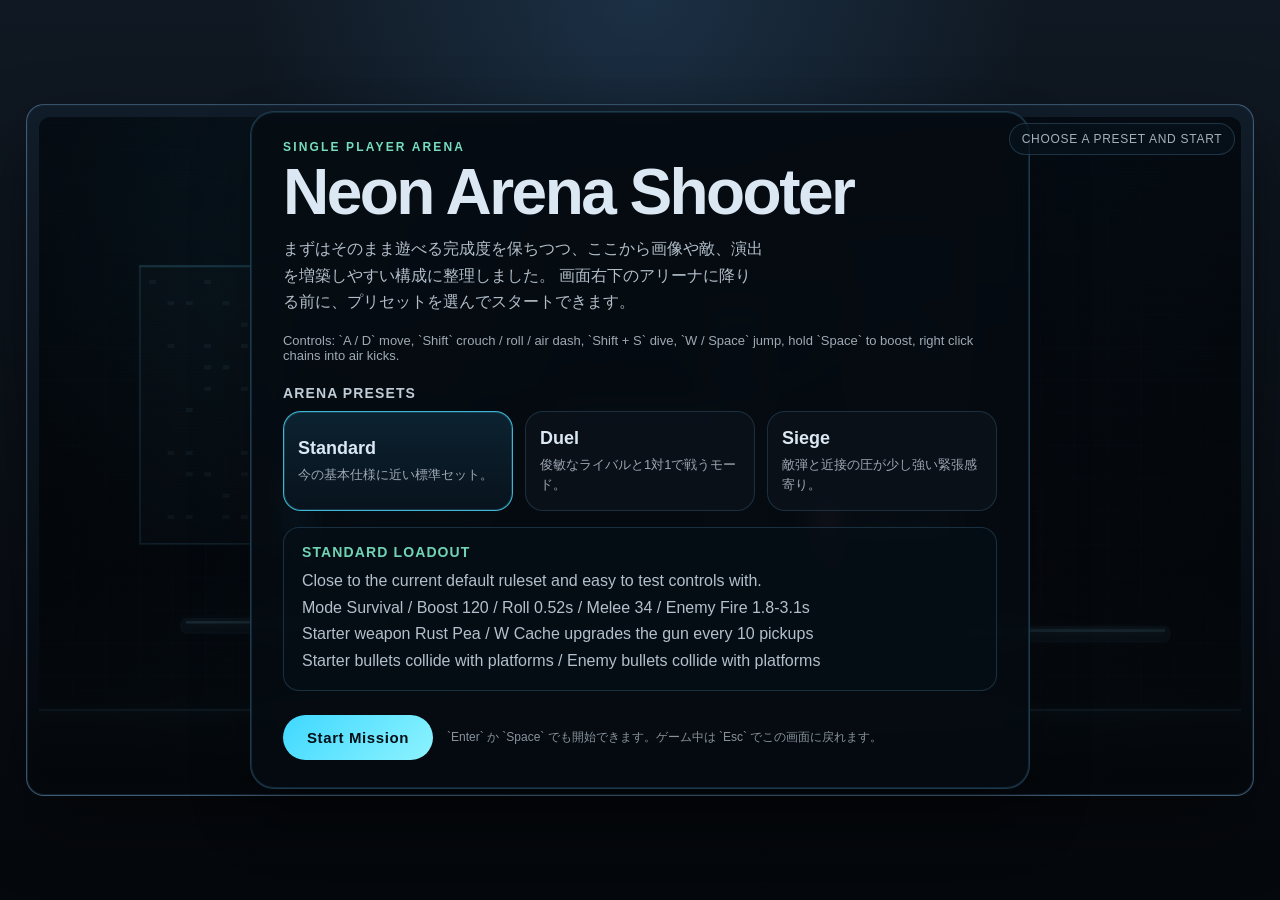
<file: index.html>
﻿<!DOCTYPE html>
<html lang="ja">
<head>
  <meta charset="UTF-8" />
  <meta name="viewport" content="width=device-width, initial-scale=1.0" />
  <title>Neon Arena Shooter</title>
  <meta name="description" content="ブラウザでそのまま遊べる、高機動2Dシューティング。マウス照準、武器進化、3つのモードで気軽に遊べます。" />
  <meta property="og:type" content="website" />
  <meta property="og:title" content="Neon Arena Shooter" />
  <meta property="og:description" content="ブラウザでそのまま遊べる、高機動2Dシューティング。マウス照準、武器進化、3つのモードで気軽に遊べます。" />
  <meta property="og:url" content="https://zacky-gpt.github.io/Neon-Arena-Shooter/" />
  <meta property="og:image" content="https://zacky-gpt.github.io/Neon-Arena-Shooter/docs/images/neon_arena_shooter.png" />
  <meta property="og:image:type" content="image/png" />
  <meta property="og:image:width" content="1733" />
  <meta property="og:image:height" content="907" />
  <meta property="og:image:alt" content="Neon Arena Shooter のキービジュアル" />
  <meta name="note:card" content="summary_large_image" />
  <meta name="twitter:card" content="summary_large_image" />
  <meta name="twitter:title" content="Neon Arena Shooter" />
  <meta name="twitter:description" content="ブラウザでそのまま遊べる、高機動2Dシューティング。マウス照準、武器進化、3つのモードで気軽に遊べます。" />
  <meta name="twitter:image" content="https://zacky-gpt.github.io/Neon-Arena-Shooter/docs/images/neon_arena_shooter.png" />
  <link rel="canonical" href="https://zacky-gpt.github.io/Neon-Arena-Shooter/" />
  <link rel="stylesheet" href="./styles/main.css" />
</head>
<body>
  <div class="game-shell">
    <canvas id="gameCanvas" width="1280" height="720" aria-label="2D shooter game"></canvas>
    <div id="hint" class="hint">Choose a preset and start</div>

    <div id="menuOverlay" class="menu-overlay">
      <div class="menu-panel">
        <p class="menu-eyebrow">Single Player Arena</p>
        <h1 class="menu-title">Neon Arena Shooter</h1>
        <p class="menu-copy">
          まずはそのまま遊べる完成度を保ちつつ、ここから画像や敵、演出を増築しやすい構成に整理しました。
          画面右下のアリーナに降りる前に、プリセットを選んでスタートできます。
        </p>
        <p class="menu-controls">Controls: `A / D` move, `Shift` crouch / roll / air dash, `Shift + S` dive, `W / Space` jump, hold `Space` to boost, right click chains into air kicks.</p>
        <p class="menu-subtitle">Arena Presets</p>
        <div class="preset-grid">
          <button class="preset-button" data-preset="standard" type="button">
            <span class="preset-name">Standard</span>
            <span class="preset-desc">今の基本仕様に近い標準セット。</span>
          </button>
          <button class="preset-button" data-preset="duel" type="button">
            <span class="preset-name">Duel</span>
            <span class="preset-desc">俊敏なライバルと1対1で戦うモード。</span>
          </button>
          <button class="preset-button" data-preset="siege" type="button">
            <span class="preset-name">Siege</span>
            <span class="preset-desc">敵弾と近接の圧が少し強い緊張感寄り。</span>
          </button>
        </div>
        <div id="presetSummary" class="preset-summary"></div>
        <div class="menu-actions">
          <button id="startButton" class="menu-start" type="button">Start Mission</button>
          <div class="menu-footnote">
            `Enter` か `Space` でも開始できます。ゲーム中は `Esc` でこの画面に戻れます。
          </div>
        </div>
      </div>
    </div>
  </div>

  <script src="./src/config.js"></script>
  <script src="./src/data/weapons.js"></script>
  <script src="./src/data/items.js"></script>
  <script src="./src/platforms.js"></script>
  <script src="./src/utils.js"></script>
  <script src="./src/input.js"></script>
  <script src="./src/fx.js"></script>
  <script src="./src/audio.js"></script>
  <script src="./src/entities/particle.js"></script>
  <script src="./src/entities/bullet.js"></script>
  <script src="./src/entities/enemy.js"></script>
  <script src="./src/entities/pickup.js"></script>
  <script src="./src/entities/player.js"></script>
  <script src="./src/game.js"></script>
  <script src="./src/render.js"></script>
  <script src="./src/main.js"></script>
</body>
</html>
</file>
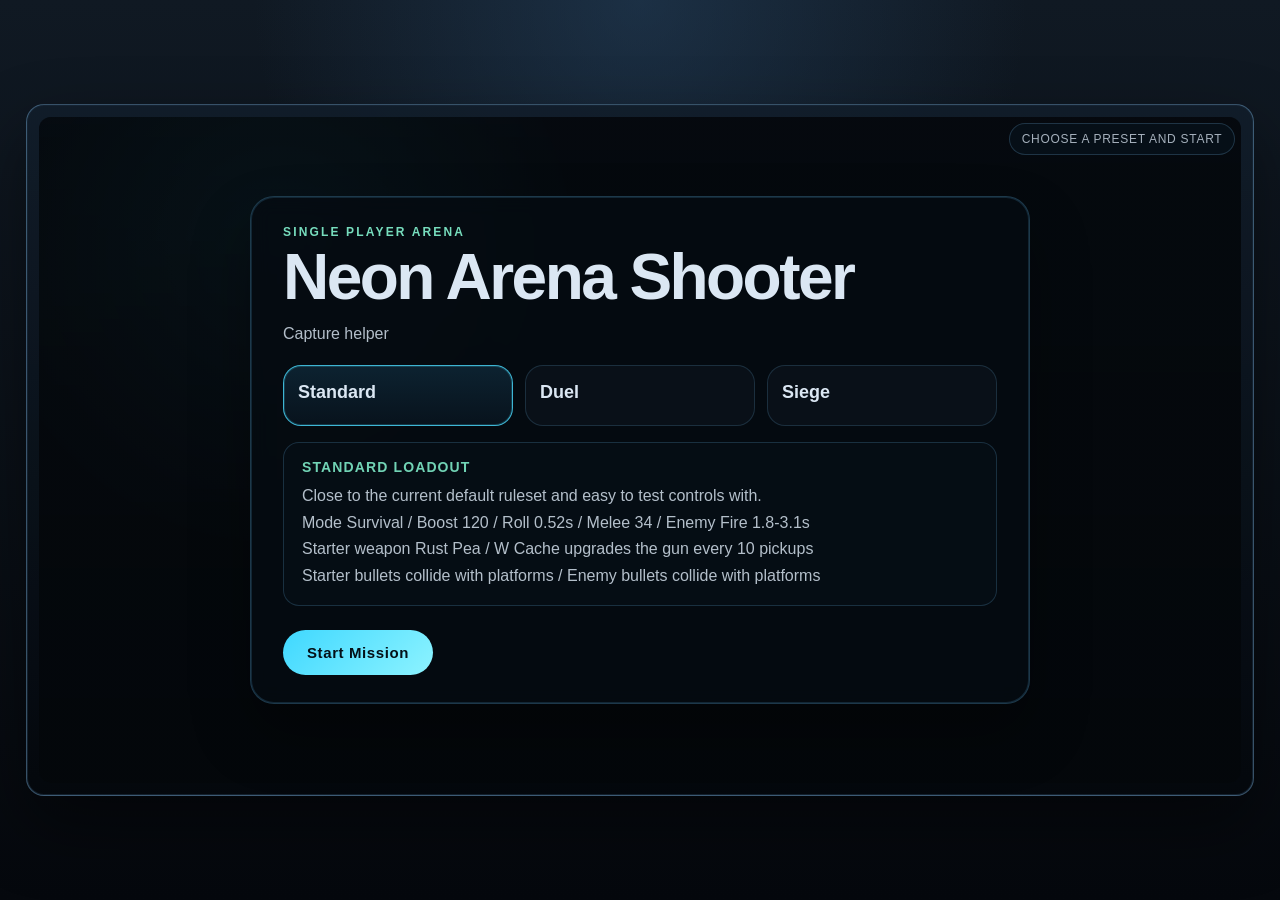
<file: capture-gameplay.html>
<!DOCTYPE html>
<html lang="ja">
<head>
  <meta charset="UTF-8" />
  <meta name="viewport" content="width=device-width, initial-scale=1.0" />
  <title>Capture Gameplay</title>
  <link rel="stylesheet" href="./styles/main.css" />
</head>
<body>
  <div class="game-shell">
    <canvas id="gameCanvas" width="1280" height="720" aria-label="2D shooter game"></canvas>
    <div id="hint" class="hint">Choose a preset and start</div>

    <div id="menuOverlay" class="menu-overlay">
      <div class="menu-panel">
        <p class="menu-eyebrow">Single Player Arena</p>
        <h1 class="menu-title">Neon Arena Shooter</h1>
        <p class="menu-copy">Capture helper</p>
        <div class="preset-grid">
          <button class="preset-button" data-preset="standard" type="button"><span class="preset-name">Standard</span></button>
          <button class="preset-button" data-preset="duel" type="button"><span class="preset-name">Duel</span></button>
          <button class="preset-button" data-preset="siege" type="button"><span class="preset-name">Siege</span></button>
        </div>
        <div id="presetSummary" class="preset-summary"></div>
        <div class="menu-actions">
          <button id="startButton" class="menu-start" type="button">Start Mission</button>
        </div>
      </div>
    </div>
  </div>

  <script src="./src/config.js"></script>
  <script src="./src/data/weapons.js"></script>
  <script src="./src/data/items.js"></script>
  <script src="./src/platforms.js"></script>
  <script src="./src/utils.js"></script>
  <script src="./src/input.js"></script>
  <script src="./src/entities/particle.js"></script>
  <script src="./src/entities/bullet.js"></script>
  <script src="./src/entities/enemy.js"></script>
  <script src="./src/entities/pickup.js"></script>
  <script src="./src/entities/player.js"></script>
  <script src="./src/game.js"></script>
  <script src="./src/render.js"></script>
  <script src="./src/main.js"></script>
  <script>
    window.addEventListener("load", () => {
      const params = new URLSearchParams(window.location.search);
      const preset = params.get("preset") || "standard";
      const presetButton = document.querySelector(`[data-preset="${preset}"]`);
      if (presetButton) {
        presetButton.click();
      }

      setTimeout(() => {
        const startButton = document.getElementById("startButton");
        const canvas = document.getElementById("gameCanvas");
        const ctx = canvas.getContext("2d");

        if (startButton) {
          startButton.click();
        }

        if (window.input) {
          window.input.mouseX = 1020;
          window.input.mouseY = 260;
          window.input.pointerActive = true;
        }

        if (window.game) {
          for (let i = 0; i < 240; i += 1) {
            window.game.update(1 / 60);
          }
          renderGame(ctx, window.game);
        }
      }, 100);
    });
  </script>
</body>
</html>
</file>
<file: styles/main.css>
﻿:root {
  color-scheme: dark;
  --bg-top: #101923;
  --bg-bottom: #05080d;
  --text: #dbe7f3;
  --accent: #3fd8ff;
  --accent-2: #73f0c5;
  --danger: #ff5d6c;
  --warning: #ffc94d;
}

* {
  box-sizing: border-box;
}

body {
  margin: 0;
  min-height: 100vh;
  display: grid;
  place-items: center;
  overflow: hidden;
  font-family: "Segoe UI", "Yu Gothic UI", sans-serif;
  background:
    radial-gradient(circle at top, rgba(42, 76, 110, 0.45), transparent 35%),
    linear-gradient(180deg, var(--bg-top), var(--bg-bottom));
  color: var(--text);
}

.game-shell {
  position: relative;
  width: min(96vw, 1440px);
  aspect-ratio: 16 / 9;
  padding: 12px;
  border: 1px solid rgba(117, 171, 212, 0.45);
  border-radius: 18px;
  background: linear-gradient(180deg, rgba(17, 29, 42, 0.9), rgba(4, 8, 13, 0.95));
  box-shadow:
    0 0 0 1px rgba(23, 38, 53, 0.8) inset,
    0 30px 70px rgba(0, 0, 0, 0.45);
}

canvas {
  width: 100%;
  height: 100%;
  display: block;
  border-radius: 12px;
  background: #080d13;
  cursor: none;
}

.hint {
  position: absolute;
  right: 18px;
  top: 18px;
  padding: 8px 12px;
  border-radius: 999px;
  background: rgba(8, 18, 28, 0.72);
  border: 1px solid rgba(105, 164, 206, 0.25);
  font-size: 12px;
  letter-spacing: 0.06em;
  text-transform: uppercase;
  pointer-events: none;
  color: rgba(219, 231, 243, 0.75);
  z-index: 3;
}

.menu-overlay {
  position: absolute;
  inset: 12px;
  display: flex;
  align-items: center;
  justify-content: center;
  padding: 28px;
  border-radius: 12px;
  background:
    linear-gradient(180deg, rgba(4, 8, 12, 0.62), rgba(3, 6, 9, 0.82)),
    radial-gradient(circle at 20% 20%, rgba(63, 216, 255, 0.12), transparent 28%);
  z-index: 2;
}

.menu-overlay.is-hidden {
  display: none;
}

.menu-panel {
  width: min(100%, 780px);
  padding: 28px 32px;
  border: 1px solid rgba(95, 175, 224, 0.28);
  border-radius: 24px;
  background: rgba(6, 12, 18, 0.82);
  box-shadow:
    0 0 0 1px rgba(21, 43, 58, 0.9) inset,
    0 30px 60px rgba(0, 0, 0, 0.32);
  backdrop-filter: blur(10px);
}

.menu-eyebrow {
  margin: 0 0 8px;
  color: rgba(125, 233, 199, 0.95);
  font-size: 12px;
  font-weight: 700;
  letter-spacing: 0.18em;
  text-transform: uppercase;
}

.menu-title {
  margin: 0;
  font-size: clamp(36px, 6vw, 64px);
  line-height: 0.94;
  letter-spacing: -0.04em;
}

.menu-copy {
  margin: 14px 0 18px;
  max-width: 54ch;
  color: rgba(219, 231, 243, 0.82);
  line-height: 1.65;
}

.menu-controls {
  margin: 0 0 22px;
  color: rgba(219, 231, 243, 0.72);
  font-size: 13px;
}

.menu-subtitle {
  margin: 0 0 10px;
  color: rgba(219, 231, 243, 0.88);
  font-size: 14px;
  font-weight: 700;
  letter-spacing: 0.08em;
  text-transform: uppercase;
}

.preset-grid {
  display: grid;
  grid-template-columns: repeat(3, minmax(0, 1fr));
  gap: 12px;
}

.preset-button {
  padding: 16px 14px;
  border: 1px solid rgba(91, 154, 194, 0.22);
  border-radius: 18px;
  background: rgba(11, 19, 28, 0.82);
  color: inherit;
  text-align: left;
  cursor: pointer;
  transition: transform 0.18s ease, border-color 0.18s ease, background 0.18s ease;
}

.preset-button:hover,
.preset-button:focus-visible {
  transform: translateY(-1px);
  border-color: rgba(99, 199, 255, 0.48);
  background: rgba(12, 26, 38, 0.96);
  outline: none;
}

.preset-button.is-active {
  border-color: rgba(76, 221, 255, 0.8);
  background: linear-gradient(180deg, rgba(13, 36, 51, 0.95), rgba(8, 19, 29, 0.98));
  box-shadow: 0 0 0 1px rgba(76, 221, 255, 0.18) inset;
}

.preset-name {
  display: block;
  margin-bottom: 6px;
  font-size: 18px;
  font-weight: 700;
}

.preset-desc {
  display: block;
  color: rgba(219, 231, 243, 0.7);
  font-size: 13px;
  line-height: 1.5;
}

.preset-summary {
  min-height: 90px;
  margin: 16px 0 24px;
  padding: 16px 18px;
  border: 1px solid rgba(95, 175, 224, 0.22);
  border-radius: 16px;
  background: rgba(7, 15, 23, 0.78);
}

.preset-summary-title {
  margin: 0 0 8px;
  font-size: 14px;
  font-weight: 700;
  letter-spacing: 0.08em;
  text-transform: uppercase;
  color: rgba(125, 233, 199, 0.9);
}

.preset-summary-copy {
  margin: 0;
  color: rgba(219, 231, 243, 0.82);
  line-height: 1.65;
}

.menu-actions {
  display: flex;
  align-items: center;
  gap: 14px;
}

.menu-start {
  padding: 14px 24px;
  border: 0;
  border-radius: 999px;
  background: linear-gradient(135deg, var(--accent), #8df3ff);
  color: #041017;
  font-size: 15px;
  font-weight: 800;
  letter-spacing: 0.04em;
  cursor: pointer;
}

.menu-footnote {
  color: rgba(219, 231, 243, 0.62);
  font-size: 12px;
  line-height: 1.5;
}

@media (max-width: 900px) {
  .menu-panel {
    padding: 24px 20px;
  }

  .preset-grid {
    grid-template-columns: 1fr;
  }

  .menu-actions {
    flex-direction: column;
    align-items: stretch;
  }
}
</file>
